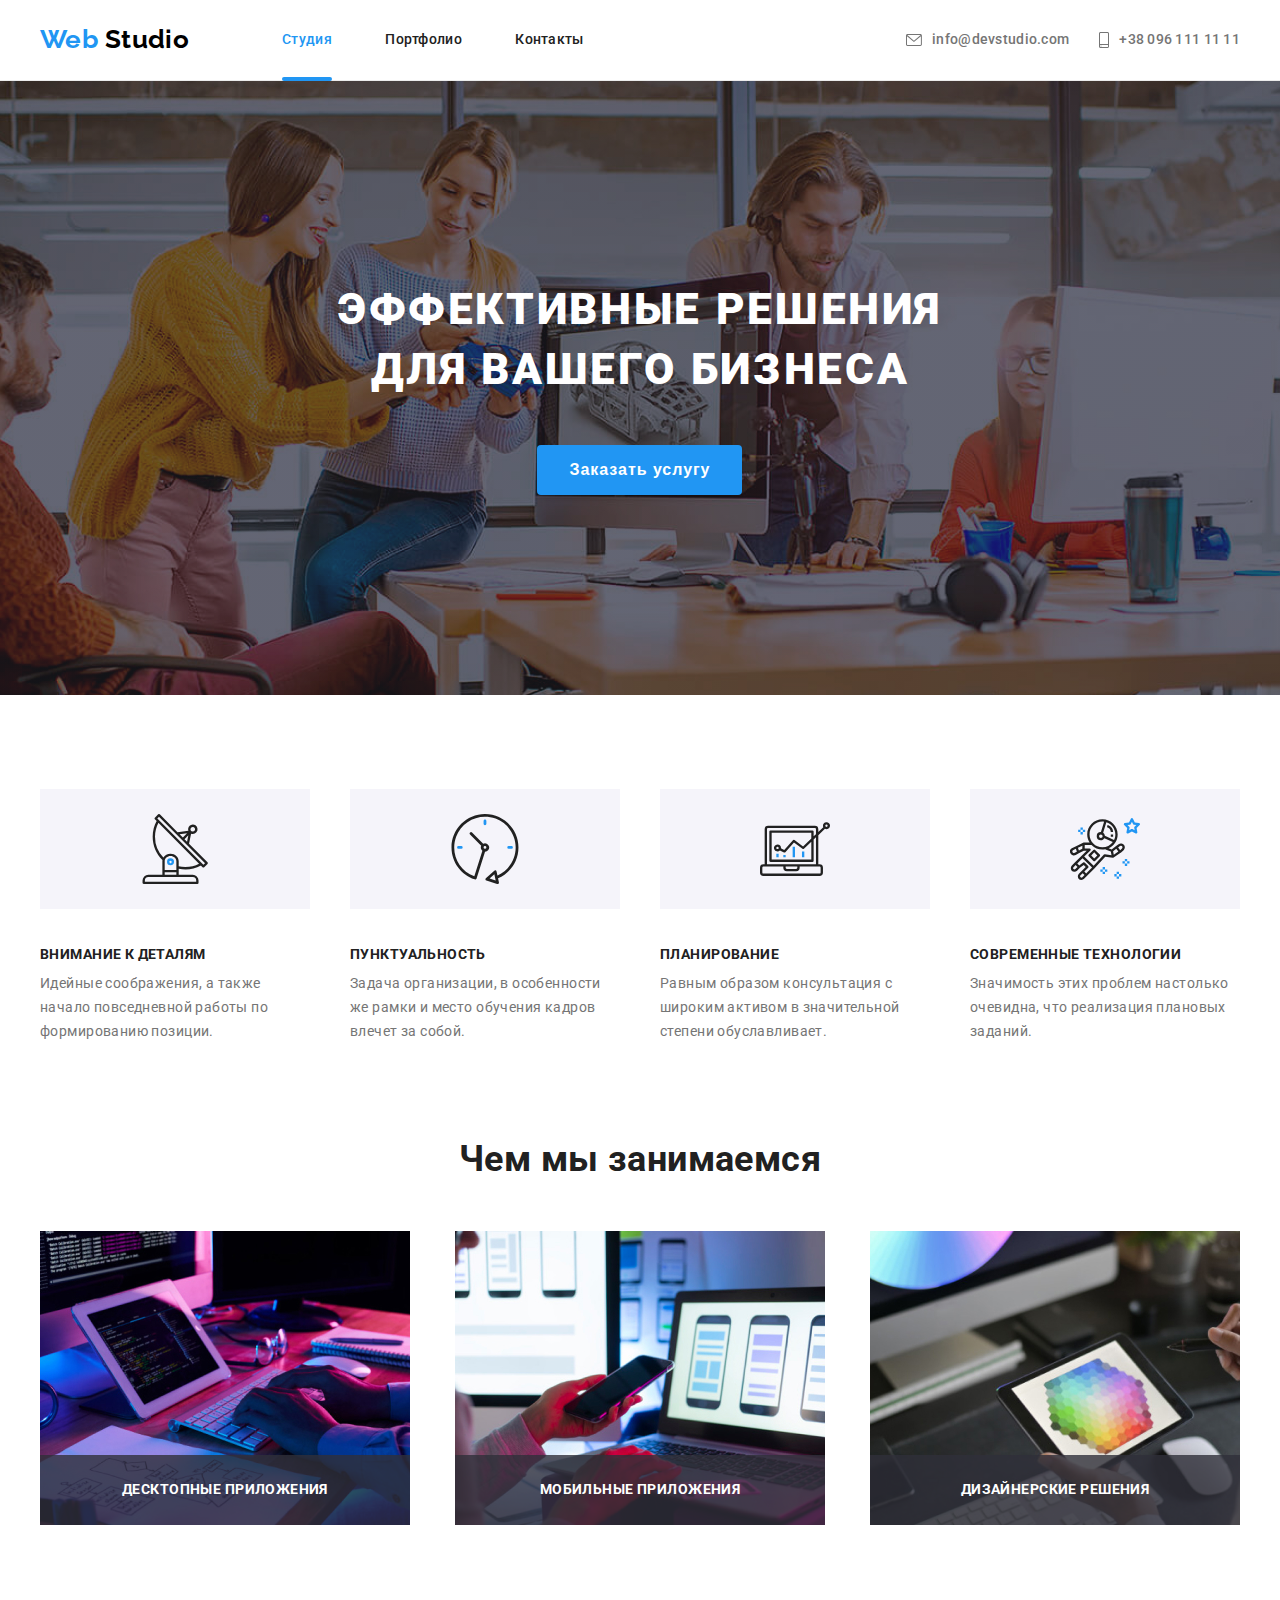
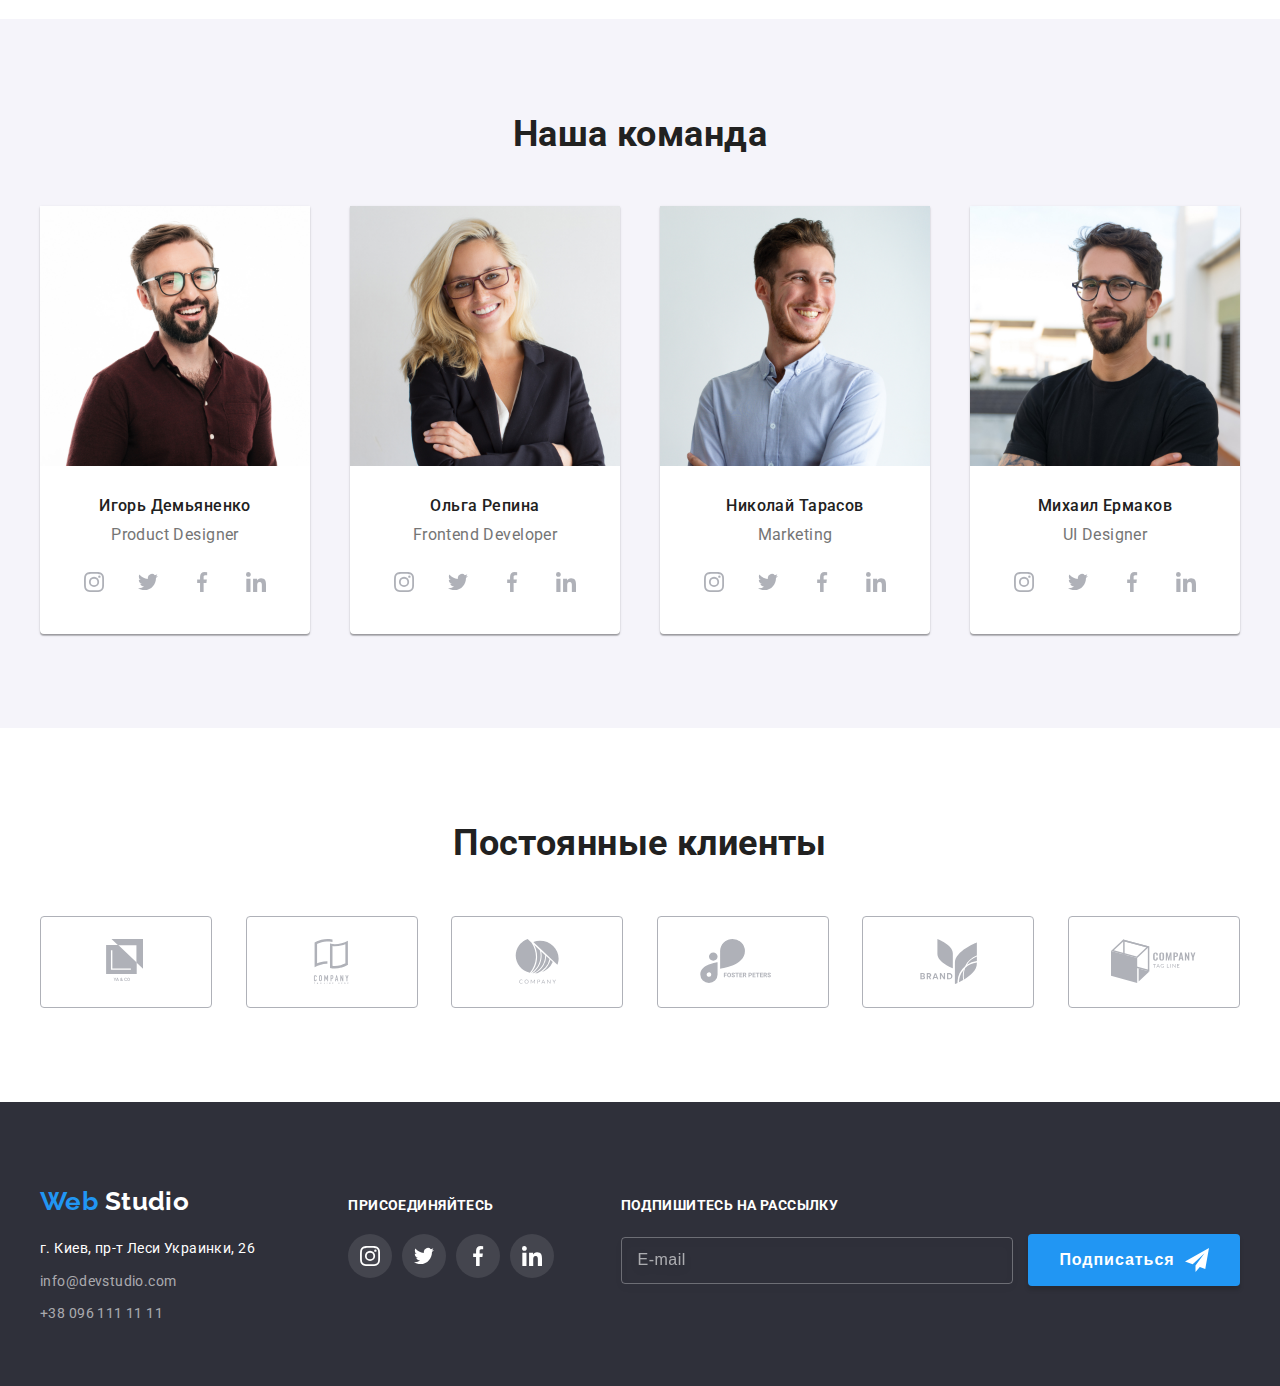
<file: index.html>
<!DOCTYPE html>
<html lang="ru">
<head>
   <meta charset="UTF-8">
   <meta name="viewport" content="width=device-width, initial-scale=1.0">
   <link rel="preconnect" href="https://fonts.gstatic.com">
   <link href="https://fonts.googleapis.com/css2?family=Raleway:wght@700&family=Roboto:wght@400;500;700;900&display=swap"
      rel="stylesheet">
   <link rel="stylesheet" href="https://cdnjs.cloudflare.com/ajax/libs/modern-normalize/1.0.0/modern-normalize.min.css"
      integrity="sha512-ISS7cAi1PEhQ8jnbJpJZMd29NlhNj4AWYyLOSp2CE/CsHxTCu+r+t0D2yoJudVrd0/8fTVPUVDzY5Tvli75u/g=="
      crossorigin="anonymous" />
   <link rel="stylesheet" href="./css/main.min.css">
   <title>WebStudio</title>
</head>

<body>
   
<header class="header">
   <div class="container header__container">
      <nav class="nav">
         <a href="./index.html" lang="en" class="nav__logo">
            Web <span class="nav__logo--black">Studio</span>
         </a>
         <ul class="nav-list">
            <li class="nav-list__item">
               <a class="nav-list__link nav-list__link--current" href="./index.html">Студия</a>
            </li>
            <li class="nav-list__item">
               <a class="nav-list__link" href="./portfolio.html">Портфолио</a>
            </li>
            <li class="nav-list__item">
               <a class="nav-list__link" href="#">Контакты</a>
            </li>
         </ul>
      </nav>
      <ul class="contacts">
         <li class="contacts__item">
            <a href="mailto:info@devstudio.com" lang="en" class="contacts__address">
               <svg class="contacts__icon" width="16" height="12">
                  <use href="./images/symbol-defs.svg#envelope"></use>
               </svg>
               info@devstudio.com</a>
         </li>
         <li class="contacts__item">
            <a href="tel:+380961111111" class="contacts__address">
               <svg class="contacts__icon" width="10" height="16">
                  <use href="./images/symbol-defs.svg#smartphone"></use>
               </svg>
               +38 096 111 11 11</a>
         </li>
      </ul>
   </div>
</header>


   <main>

      <!-- HERO -->
      <section class="hero-section">
         <div class="hero">
            <h1 class="hero__title">Эффективные решения <br/> для вашего бизнеса</h1>
            <button class="hero__button"  data-modal-open>Заказать услугу</button>
         </div>
      </section>

      <!-- Benefits -->
      <section class="benefits-section">
         <div class="container">
            <h2 class="visually-hidden">Преимущества</h2>
            <ul class="benefits-list list">
               <li class="benefits-list__item">
                  <svg class="benefits-list__icon" width="70" height="70">
                     <use href="./images/symbol-defs.svg#icon-Group"></use>
                  </svg>
                  <h3 class="benefits-list__title">Внимание к деталям</h3>
                  <p>Идейные соображения, а также начало повседневной работы по формированию позиции.</p>
               </li>
               <li class="benefits-list__item">
                  <svg class="benefits-list__icon" width="70" height="70">
                     <use href="./images/symbol-defs.svg#clock"></use>
                  </svg>
                  <h3 class="benefits-list__title">Пунктуальность</h3>
                  <p>Задача организации, в особенности же рамки и место обучения кадров влечет за собой.</p>
               </li>
               <li class="benefits-list__item">
                  <svg class="benefits-list__icon" width="70" height="70">
                     <use href="./images/symbol-defs.svg#diagram"></use>
                  </svg>
                  <h3 class="benefits-list__title">Планирование</h3>
                  <p>Равным образом консультация с широким активом в значительной степени обуславливает.</p>
               </li>
               <li class="benefits-list__item">
                  <svg class="benefits-list__icon" width="70" height="70">
                     <use href="./images/symbol-defs.svg#astronaut"></use>
                  </svg>
                  <h3 class="benefits-list__title">Современные технологии</h3>
                  <p>Значимость этих проблем настолько очевидна, что реализация плановых заданий.</p>
               </li> 
            </ul>
         </div>
      </section>

      <!-- About -->
      <section>
         <div class="container">
            <h2 class="section-title">Чем мы занимаемся</h2>
            <ul class="list">
               <li class="about-item">
                  <img src="./images/img3.jpg" alt="Десктопные приложения" width="370px">
                  <h3 class="about-item__spacer">Десктопные приложения</h3>
               </li>
               <li class="about-item">
                  <img src="./images/img1.jpg" alt="Мобильные приложения" width="370px">
                  <h3 class="about-item__spacer">Мобильные приложения</h3>
               </li>
               <li class="about-item">
                  <img src="./images/img2.jpg" alt="Дизайнерские решения" width="370px">
                  <h3 class="about-item__spacer">Дизайнерские решения</h3>
               </li>
            </ul>
         </div>
      </section>

      <!-- Team -->
      <section class="team-section">
         <div class="container">
            <h2 class="section-title team">Наша команда</h2>
            <ul class="list">
               <li class="team__item">
                  <img src="./images/igor.jpg" alt="Игорь Демьяненко" width="270">
                  <h3 class="team__member">Игорь Демьяненко</h3>
                  <p class="team__position">Product Designer</p>
                     <ul class="socials">
                        <li class="socials__item">
                           <a href="" class="socials__link" rel="noopener noreferrer nofollow" target="_blank"
                              aria-label="ссылка на инстаграм">
                              <svg class="socials__icon" width="20" height="20">
                                 <use href="./images/symbol-defs.svg#instagram"></use>
                              </svg>
                           </a>
                        </li>
                        <li class="socials__item">
                           <a href="" class="socials__link" rel="noopener noreferrer nofollow" target="_blank" aria-label="ссылка на твитер">
                              <svg class="socials__icon" width="20" height="20">
                                 <use href="./images/symbol-defs.svg#twitter"></use>
                              </svg>
                           </a>
                        </li>
                        <li class="socials__item">
                           <a href="" class="socials__link" rel="noopener noreferrer nofollow" target="_blank" aria-label="ссылка на фейсбук">
                              <svg class="socials__icon" width="20" height="20">
                                 <use href="./images/symbol-defs.svg#facebook"></use>
                              </svg>
                           </a>
                        </li>
                        <li class="socials__item">
                           <a href="" class="socials__link" rel="noopener noreferrer nofollow" target="_blank" aria-label="ссылка на линкедин">
                              <svg class="socials__icon" width="20" height="20">
                                 <use href="./images/symbol-defs.svg#linkedin"></use>
                              </svg>
                           </a>
                        </li>
                     </ul>
               </li>
               <li class="team__item">
                  <img src="./images/olga.jpg" alt="Ольга Репина" width="270">
                  <h3 class="team__member">Ольга Репина</h3>
                  <p class="team__position">Frontend Developer</p>
                     <ul class="socials">
                        <li class="socials__item">
                           <a href="" class="socials__link" rel="noopener noreferrer nofollow" target="_blank"
                              aria-label="ссылка на инстаграм">
                              <svg class="socials__icon" width="20" height="20">
                                 <use href="./images/symbol-defs.svg#instagram"></use>
                              </svg>
                           </a>
                        </li>
                        <li class="socials__item">
                           <a href="" class="socials__link" rel="noopener noreferrer nofollow" target="_blank" aria-label="ссылка на твитер">
                              <svg class="socials__icon" width="20" height="20">
                                 <use href="./images/symbol-defs.svg#twitter"></use>
                              </svg>
                           </a>
                        </li>
                        <li class="socials__item">
                           <a href="" class="socials__link" rel="noopener noreferrer nofollow" target="_blank" aria-label="ссылка на фейсбук">
                              <svg class="socials__icon" width="20" height="20">
                                 <use href="./images/symbol-defs.svg#facebook"></use>
                              </svg>
                           </a>
                        </li>
                        <li class="socials__item">
                           <a href="" class="socials__link" rel="noopener noreferrer nofollow" target="_blank" aria-label="ссылка на линкедин">
                              <svg class="socials__icon" width="20" height="20">
                                 <use href="./images/symbol-defs.svg#linkedin"></use>
                              </svg>
                           </a>
                        </li>
                     </ul>
               </li>
               <li class="team__item">
                  <img src="./images/nikolai.jpg" alt="Николай Тарасов" width="270">
                  <h3 class="team__member">Николай Тарасов</h3>
                  <p class="team__position">Marketing</p>
                     <ul class="socials">
                        <li class="socials__item">
                           <a href="" class="socials__link" rel="noopener noreferrer nofollow" target="_blank"
                              aria-label="ссылка на инстаграм">
                              <svg class="socials__icon" width="20" height="20">
                                 <use href="./images/symbol-defs.svg#instagram"></use>
                              </svg>
                           </a>
                        </li>
                        <li class="socials__item">
                           <a href="" class="socials__link" rel="noopener noreferrer nofollow" target="_blank" aria-label="ссылка на твитер">
                              <svg class="socials__icon" width="20" height="20">
                                 <use href="./images/symbol-defs.svg#twitter"></use>
                              </svg>
                           </a>
                        </li>
                        <li class="socials__item">
                           <a href="" class="socials__link" rel="noopener noreferrer nofollow" target="_blank" aria-label="ссылка на фейсбук">
                              <svg class="socials__icon" width="20" height="20">
                                 <use href="./images/symbol-defs.svg#facebook"></use>
                              </svg>
                           </a>
                        </li>
                        <li class="socials__item">
                           <a href="" class="socials__link" rel="noopener noreferrer nofollow" target="_blank" aria-label="ссылка на линкедин">
                              <svg class="socials__icon" width="20" height="20">
                                 <use href="./images/symbol-defs.svg#linkedin"></use>
                              </svg>
                           </a>
                        </li>
                     </ul>
               </li>
               <li class="team__item">
                  <img src="./images/mikhail.jpg" alt="Михаил Ермаков" width="270" >
                  <h3 class="team__member">Михаил Ермаков</h3>
                  <p class="team__position">UI Designer</p>
                     <ul class="socials">
                        <li class="socials__item">
                           <a href="" class="socials__link" rel="noopener noreferrer nofollow" target="_blank" aria-label="ссылка на инстаграм">
                              <svg class="socials__icon" width="20" height="20">
                                 <use href="./images/symbol-defs.svg#instagram"></use>
                              </svg>
                           </a>
                        </li>
                        <li class="socials__item">
                           <a href="" class="socials__link" rel="noopener noreferrer nofollow" target="_blank" aria-label="ссылка на твитер">
                              <svg class="socials__icon" width="20" height="20">
                                 <use href="./images/symbol-defs.svg#twitter"></use>
                              </svg>
                           </a>
                        </li>
                        <li class="socials__item">
                           <a href="" class="socials__link" rel="noopener noreferrer nofollow" target="_blank" aria-label="ссылка на фейсбук">
                              <svg class="socials__icon" width="20" height="20">
                                 <use href="./images/symbol-defs.svg#facebook"></use>
                              </svg>
                           </a>
                        </li>
                        <li class="socials__item">
                           <a href="" class="socials__link" rel="noopener noreferrer nofollow" target="_blank" aria-label="ссылка на линкедин">
                              <svg class="socials__icon" width="20" height="20">
                                 <use href="./images/symbol-defs.svg#linkedin"></use>
                              </svg>
                           </a>
                        </li>
                     </ul>
               </li>
            </ul>
         </div>
      </section>

      <!-- Customers -->
      <section class="customers-section">
         <div class="container">
         <h2 class="section-title">Постоянные клиенты</h2>
         <ul class="list">
            <li class="customer">
               <a href="" class="customer__link" rel="noopener noreferrer nofollow" target="_blank">
                  <svg class="customer__icon">
                     <use href="./images/symbol-defs.svg#icon-logo-1"></use>
                  </svg>
               </a>
            </li>
            <li class="customer">
               <a href="" class="customer__link" rel="noopener noreferrer nofollow" target="_blank">
                  <svg class="customer__icon">
                     <use href="./images/symbol-defs.svg#icon-logo-2"></use>
                  </svg>
               </a>
            </li>
            <li class="customer">
               <a href="" class="customer__link" rel="noopener noreferrer nofollow" target="_blank">
                  <svg class="customer__icon">
                     <use href="./images/symbol-defs.svg#icon-logo-3"></use>
                  </svg>
               </a>
            </li>
            <li class="customer">
               <a href="" class="customer__link" rel="noopener noreferrer nofollow" target="_blank">
                  <svg class="customer__icon">
                     <use href="./images/symbol-defs.svg#icon-logo-4"></use>
                  </svg>
               </a>
            </li>
            <li class="customer">
               <a href="" class="customer__link" rel="noopener noreferrer nofollow" target="_blank">
                  <svg class="customer__icon">
                     <use href="./images/symbol-defs.svg#icon-logo-5"></use>
                  </svg>
               </a>
            </li>
            <li class="customer">
               <a href="" class="customer__link" rel="noopener noreferrer nofollow" target="_blank">
                  <svg class="customer__icon">
                     <use href="./images/symbol-defs.svg#icon-logo-6"></use>
                  </svg>
               </a>
            </li>
         </ul>
         </div>
      </section>
   </main>

   <footer class="footer">
      <div class="container footer__container">
         <div class="footer__nav">
            <a href="./index.html" lang="en" class="nav__logo footer__logo">
               Web <span class="nav__logo--white">Studio</span>
            </a>
            <address>
               <a href="https://goo.gl/maps/XunsSKk1b45eY6qv8" class="address__map" rel="noopener noreferrer nofollow"
                  target="_blank">г. Киев, пр-т Леси Украинки, 26</a>
               <a href="mailto:info@devstudio.com" lang="en" class="address__mail">info@devstudio.com</a>
               <a href="tel:+380961111111" class="address__tel">+38 096 111 11 11</a>
            </address>
         </div>
         <div class="join">
            <h2 class="footer__title">Присоединяйтесь</h2>
            <ul class="socials footer__socials">
               <li class="socials__item">
                  <a href="" class="socials__link footer__social-link" rel="noopener noreferrer nofollow" target="_blank"
                     aria-label="ссылка на инстаграм">
                     <svg class="socials__icon footer__social-icon" width="20" height="20">
                        <use href="./images/symbol-defs.svg#instagram"></use>
                     </svg>
                  </a>
               </li>
               <li class="socials__item">
                  <a href="" class="socials__link footer__social-link" rel="noopener noreferrer nofollow" target="_blank"
                     aria-label="ссылка на твитер">
                     <svg class="socials__icon footer__social-icon" width="20" height="20">
                        <use href="./images/symbol-defs.svg#twitter"></use>
                     </svg>
                  </a>
               </li>
               <li class="socials__item">
                  <a href="" class="socials__link footer__social-link" rel="noopener noreferrer nofollow" target="_blank"
                     aria-label="ссылка на фейсбук">
                     <svg class="socials__icon footer__social-icon" width="20" height="20">
                        <use href="./images/symbol-defs.svg#facebook"></use>
                     </svg>
                  </a>
               </li>
               <li class="socials__item">
                  <a href="" class="socials__link footer__social-link" rel="noopener noreferrer nofollow" target="_blank"
                     aria-label="ссылка на линкедин">
                     <svg class="socials__icon footer__social-icon" width="20" height="20">
                        <use href="./images/symbol-defs.svg#linkedin"></use>
                     </svg>
                  </a>
               </li>
            </ul>
         </div>
         <div class="subscribtion">
            <h2 class="footer__title">Подпишитесь на рассылку</h2>
            <div class="subscribtion__form">
               <input class="subscribtion__input" type="email" name="mail" id="mail" placeholder="E-mail" />
               <button type="submit" class="subscribtion__button">
                  Подписаться
                  <svg class="subscribtion__button--icon" width="24" height="24">
                     <use href="./images/symbol-defs.svg#send"></use>
                  </svg>
               </button>
            </div>
         </div>
      </div>
   </footer>
   
   <!-- Modal -->
   <div class="backdrop is-hidden" data-modal>
      <div class="modal">
         <button class="button-close" data-modal-close>
            <svg width="18" height="18">
               <use class="button-close__icon" href="./images/symbol-defs.svg#close"></use>
            </svg>
         </button>
         <div class="modal__content">
         <h2 class="modal__title">Оставьте свои данные, мы вам перезвоним</h2>
         <form class="form" action="">
            <div class="form__field">
               <label class="form__label" for="name">Имя</label>
               <input class="form__input" type="text" name="name" id="name">
               <svg class="form__icon" width="12" height="12">
                  <use href="./images/symbol-defs.svg#name"></use>
               </svg>
            </div>
            <div class="form__field">
               <label class="form__label" for="tel">Телефон</label>
               <input class="form__input" type="tel" name="tel" id="tel">
               <svg class="form__icon" width="13" height="13">
                  <use href="./images/symbol-defs.svg#telephone"></use>
               </svg>
            </div>
            <div class="form__field">
               <label class="form__label" for="mail">Почта</label>
               <input class="form__input" type="email" name="mail" id="email">
               <svg class="form__icon" width="15" height="12">
                  <use href="./images/symbol-defs.svg#email"></use>
               </svg>
            </div>
            <div class="form__field">
               <label class="form__label" for="comment">Комментарий</label>
               <textarea class="form__comment" name="comment" id="comment" rows="8" placeholder="Введите текст"></textarea>
            </div>
            <div class="policy">
            <label class="policy__label" for="policy">
            <input class="policy__checkbox" type="checkbox" name="policy" id="policy">
            <svg class="policy__icon" width="12" height="12">
               <use href="./images/symbol-defs.svg#check"></use>
            </svg>
            Соглашаюсь с рассылкой и принимаю 
            <a href="#" class="policy__link">Условия договора</a>
            </label>
            </div>
         </form>
         </div>
      <button type="submit" class="modal__button">Отправить</button>
      </div>
   </div>

   <script src="./js/modal.js"></script>
</body>
</html>
</file>
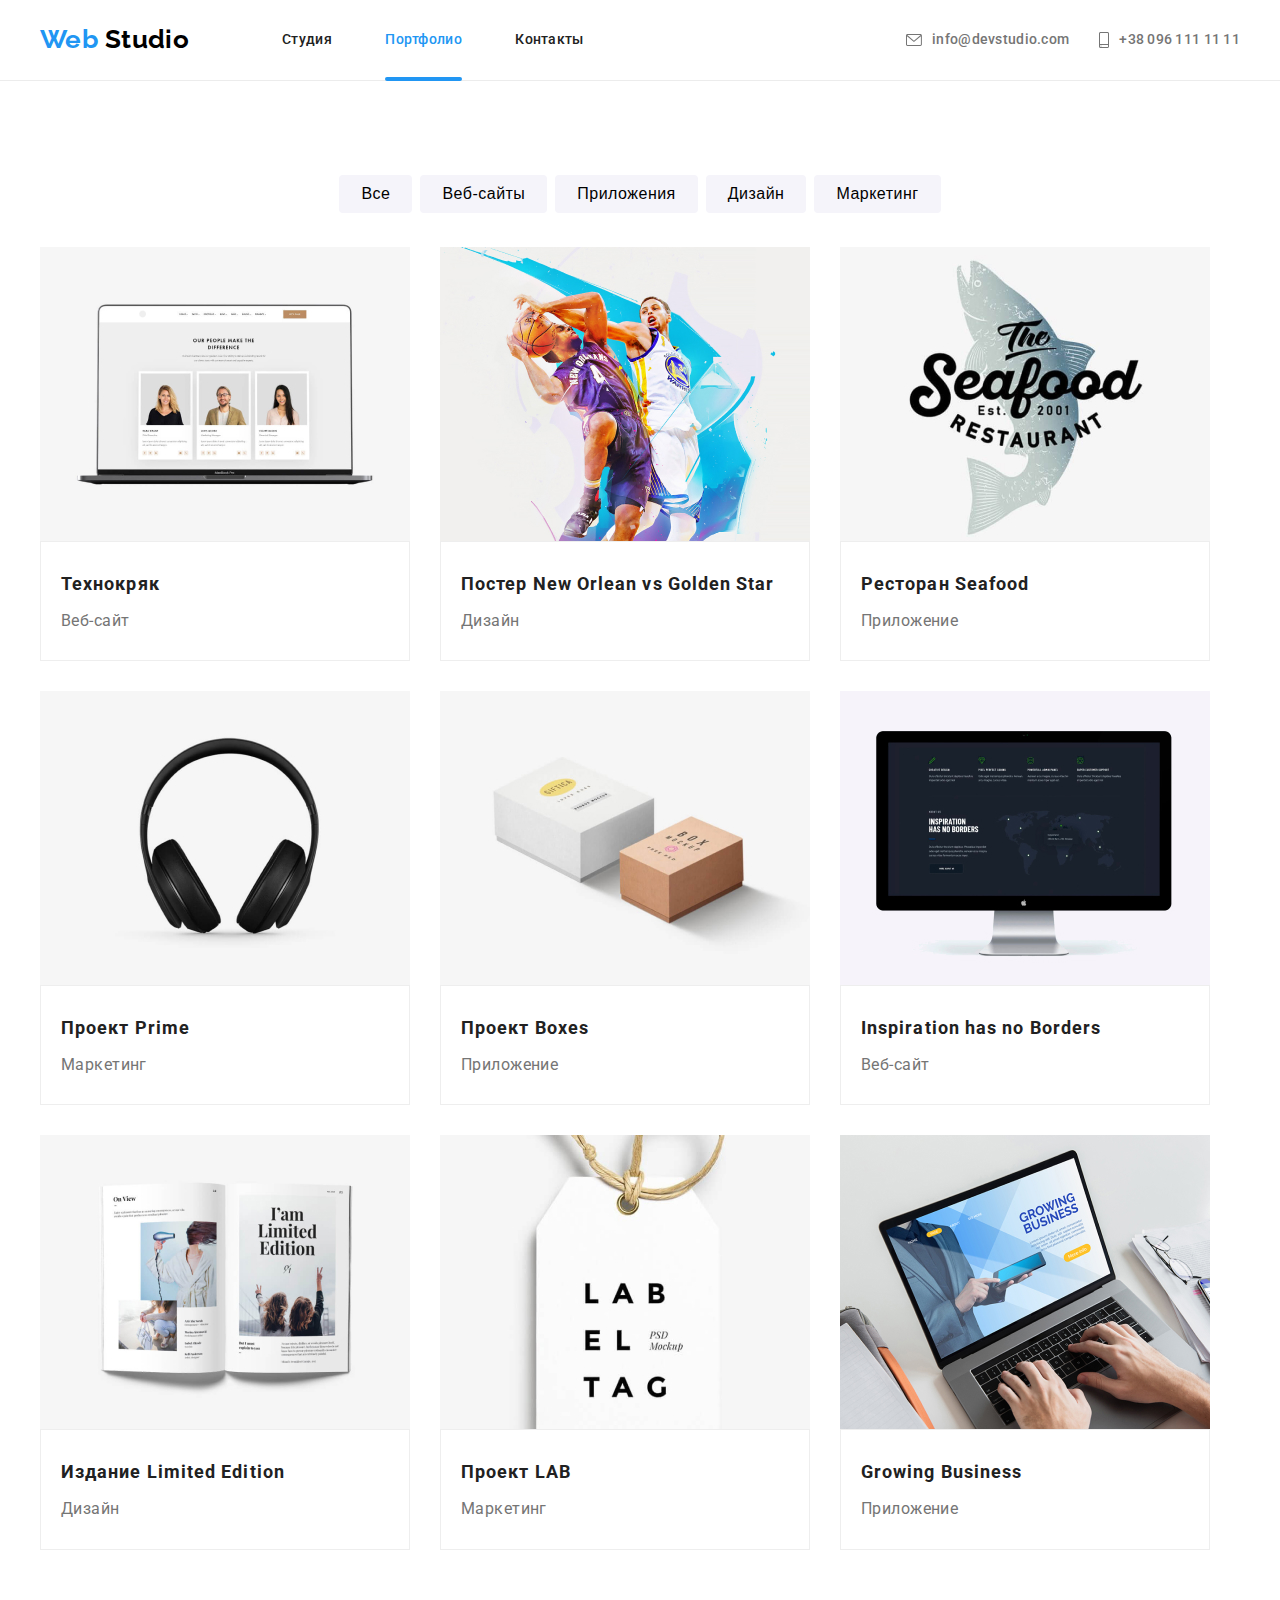
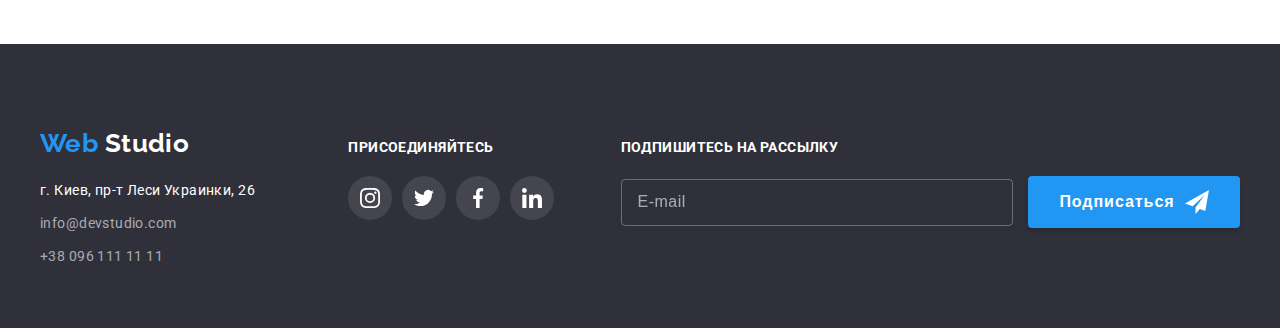
<file: portfolio.html>
<!DOCTYPE html>
<html lang="ru">

<head>
   <meta charset="UTF-8">
   <meta name="viewport" content="width=device-width, initial-scale=1.0">
   <link rel="preconnect" href="https://fonts.gstatic.com">
   <link href="https://fonts.googleapis.com/css2?family=Raleway:wght@700&family=Roboto:wght@400;500;700;900&display=swap"
      rel="stylesheet">
   <link rel="stylesheet" href="https://cdnjs.cloudflare.com/ajax/libs/modern-normalize/1.0.0/modern-normalize.min.css"
      integrity="sha512-ISS7cAi1PEhQ8jnbJpJZMd29NlhNj4AWYyLOSp2CE/CsHxTCu+r+t0D2yoJudVrd0/8fTVPUVDzY5Tvli75u/g=="
      crossorigin="anonymous" />
   <link rel="stylesheet" href="./css/main.min.css">
   <title>WebStudio</title>
</head>

<body>

   <header class="header">
      <div class="container header__container">
         <nav class="nav">
            <a href="./index.html" lang="en" class="nav__logo">
               Web <span class="nav__logo--black">Studio</span>
            </a>
            <ul class="nav-list">
               <li class="nav-list__item">
                  <a class="nav-list__link" href="./index.html">Студия</a>
               </li>
               <li class="nav-list__item">
                  <a class="nav-list__link nav-list__link--current" href="./portfolio.html">Портфолио</a>
               </li>
               <li class="nav-list__item">
                  <a class="nav-list__link" href="#">Контакты</a>
               </li>
            </ul>
         </nav>
         <ul class="contacts">
            <li class="contacts__item">
               <a href="mailto:info@devstudio.com" lang="en" class="contacts__address">
                  <svg class="contacts__icon" width="16" height="12">
                     <use href="./images/symbol-defs.svg#envelope"></use>
                  </svg>
                  info@devstudio.com</a>
            </li>
            <li class="contacts__item">
               <a href="tel:+380961111111" class="contacts__address">
                  <svg class="contacts__icon" width="10" height="16">
                     <use href="./images/symbol-defs.svg#smartphone"></use>
                  </svg>
                  +38 096 111 11 11</a>
            </li>
         </ul>
      </div>
   </header>

   <main>
      <section>
         <div class="container">
            <h1 class="visually-hidden">Buttons</h1>
            <ul class="buttons list">
               <li><button type="button" class="buttons__btn">Все</button></li>
               <li><button type="button" class="buttons__btn">Веб-сайты</button></li>
               <li><button type="button" class="buttons__btn">Приложения</button></li>
               <li><button type="button" class="buttons__btn">Дизайн</button></li>
               <li><button type="button" class="buttons__btn">Маркетинг</button></li>
            </ul>
         

           <!-- Portfolio list -->
         
            <ul class="card-set">
               <li class="card-set__item">
                  <article class="card">
                     <div class="card__tumb">
                        <img class="card__img" src="./images/website.jpg" alt="Технокряк">
                        <p class="card__description">
                           Технокряк это современная площадка распространения коронавируса. Компании используют эту платформу для цифрового
                           шпионажа и атак на защищённые сервера конкурентов.
                        </p>
                     </div>
                     <div class="card__content">
                        <h2 class="card__title">Технокряк</h2>
                        <p class="card__text">Веб-сайт</p>
                     </div>
                  </article>
               </li>
               <li class="card-set__item">
                  <article class="card">
                     <div class="card__tumb">
                        <img class="card__img" src="./images/poster.jpg" alt="Постер New Orlean vs Golden Star">
                        <p class="card__description">
                           Технокряк это современная площадка распространения коронавируса. Компании используют эту платформу для цифрового
                           шпионажа и атак на защищённые сервера конкурентов.
                        </p>
                     </div>
                  <div class="card__content">
                     <h2 class="card__title">Постер New Orlean vs Golden Star</h2>
                     <p class="card__text">Дизайн</p>
                  </div>
                  </article>
               </li>
               <li class="card-set__item">
                  <article class="card">
                     <div class="card__tumb">
                        <img class="card__img" src="./images/seafood.jpg" alt="Ресторан Seafood">
                        <p class="card__description">
                           Технокряк это современная площадка распространения коронавируса. Компании используют эту платформу для цифрового
                           шпионажа и атак на защищённые сервера конкурентов.
                        </p>
                     </div>
                  <div class="card__content">
                     <h2 class="card__title">Ресторан Seafood</h2>
                     <p class="card__text">Приложение</p>
                  </div>
                  </article>
               </li>
               <li class="card-set__item">
                  <article class="card">
                     <div class="card__tumb">
                        <img class="card__img" src="./images/prime.jpg" alt="Проект Prime">
                        <p class="card__description">
                           Технокряк это современная площадка распространения коронавируса. Компании используют эту платформу для цифрового
                           шпионажа и атак на защищённые сервера конкурентов.
                        </p>
                     </div>
                  <div class="card__content">
                     <h2 class="card__title">Проект Prime</h2>
                     <p class="card__text">Маркетинг</p>
                  </div>
                  </article>
               </li>
               <li class="card-set__item">
                  <article class="card">
                     <div class="card__tumb">
                        <img class="card__img" src="./images/boxes.jpg" alt="Проект Boxes">
                        <p class="card__description">
                           Технокряк это современная площадка распространения коронавируса. Компании используют эту платформу для цифрового
                           шпионажа и атак на защищённые сервера конкурентов.
                        </p>
                     </div>
                  <div class="card__content">
                     <h2 class="card__title">Проект Boxes</h2>
                     <p class="card__text">Приложение</p>
                  </div>
                  </article>
               </li>
               <li class="card-set__item">
                  <article class="card">
                     <div class="card__tumb">
                        <img class="card__img" src="./images/inspirations.jpg" alt="Inspiration has no Borders">
                        <p class="card__description">
                           Технокряк это современная площадка распространения коронавируса. Компании используют эту платформу для цифрового
                           шпионажа и атак на защищённые сервера конкурентов.
                        </p>
                     </div>
                     <div class="card__content">
                     <h2 class="card__title">Inspiration has no Borders</h2>
                  <p class="card__text">Веб-сайт</p>
                  </div>
                  </article>
               </li>
               <li class="card-set__item">
                  <article class="card">
                     <div class="card__tumb">
                        <img class="card__img" src="./images/limited.jpg" alt="Издание Limited Edition">
                        <p class="card__description">
                           Технокряк это современная площадка распространения коронавируса. Компании используют эту платформу для цифрового
                           шпионажа и атак на защищённые сервера конкурентов.
                        </p>
                     </div>
                     <div class="card__content">
                     <h2 class="card__title">Издание Limited Edition</h2>
                  <p class="card__text">Дизайн</p>
                  </div>
                  </article>
               </li>
               <li class="card-set__item">
                  <article class="card">
                     <div class="card__tumb">
                        <img class="card__img" src="./images/lab.jpg" alt="Проект LAB">
                        <p class="card__description">
                           Технокряк это современная площадка распространения коронавируса. Компании используют эту платформу для цифрового
                           шпионажа и атак на защищённые сервера конкурентов.
                        </p>
                     </div>
                     <div class="card__content">
                     <h2 class="card__title">Проект LAB</h2>
                  <p class="card__text">Маркетинг</p>
                  </div>
                  </article>
               </li>
               <li class="card-set__item">
                  <article class="card">
                     <div class="card__tumb">
                        <img class="card__img" src="./images/business.jpg" alt="Growing Business">
                        <p class="card__description">
                           Технокряк это современная площадка распространения коронавируса. Компании используют эту платформу для цифрового
                           шпионажа и атак на защищённые сервера конкурентов.
                        </p>
                     </div>
                  <div class="card__content">
                     <h2 class="card__title">Growing Business</h2>
                     <p class="card__text">Приложение</p>
                  </div>
                  </article>
               </li>
            </ul>
         </div>
      </section>
   </main>

   <footer class="footer">
      <div class="container footer__container">
         <div class="footer__nav">
            <a href="./index.html" lang="en" class="nav__logo footer__logo">
               Web <span class="nav__logo--white">Studio</span>
            </a>
            <address>
               <a href="https://goo.gl/maps/XunsSKk1b45eY6qv8" class="address__map" rel="noopener noreferrer nofollow"
                  target="_blank">г. Киев, пр-т Леси Украинки, 26</a>
               <a href="mailto:info@devstudio.com" lang="en" class="address__mail">info@devstudio.com</a>
               <a href="tel:+380961111111" class="address__tel">+38 096 111 11 11</a>
            </address>
         </div>
         <div class="join">
            <h2 class="footer__title">Присоединяйтесь</h2>
            <ul class="socials footer__socials">
               <li class="socials__item">
                  <a href="" class="socials__link footer__social-link" rel="noopener noreferrer nofollow" target="_blank"
                     aria-label="ссылка на инстаграм">
                     <svg class="socials__icon footer__social-icon" width="20" height="20">
                        <use href="./images/symbol-defs.svg#instagram"></use>
                     </svg>
                  </a>
               </li>
               <li class="socials__item">
                  <a href="" class="socials__link footer__social-link" rel="noopener noreferrer nofollow" target="_blank"
                     aria-label="ссылка на твитер">
                     <svg class="socials__icon footer__social-icon" width="20" height="20">
                        <use href="./images/symbol-defs.svg#twitter"></use>
                     </svg>
                  </a>
               </li>
               <li class="socials__item">
                  <a href="" class="socials__link footer__social-link" rel="noopener noreferrer nofollow" target="_blank"
                     aria-label="ссылка на фейсбук">
                     <svg class="socials__icon footer__social-icon" width="20" height="20">
                        <use href="./images/symbol-defs.svg#facebook"></use>
                     </svg>
                  </a>
               </li>
               <li class="socials__item">
                  <a href="" class="socials__link footer__social-link" rel="noopener noreferrer nofollow" target="_blank"
                     aria-label="ссылка на линкедин">
                     <svg class="socials__icon footer__social-icon" width="20" height="20">
                        <use href="./images/symbol-defs.svg#linkedin"></use>
                     </svg>
                  </a>
               </li>
            </ul>
         </div>
         <div class="subscribtion">
            <h2 class="footer__title">Подпишитесь на рассылку</h2>
            <div class="subscribtion__form">
               <input class="subscribtion__input" type="email" name="mail" id="mail" placeholder="E-mail" />
               <button type="submit" class="subscribtion__button">
                  Подписаться
                  <svg class="subscribtion__button--icon" width="24" height="24">
                     <use href="./images/symbol-defs.svg#send"></use>
                  </svg>
               </button>
            </div>
         </div>
      </div>
   </footer>


</body>

</html>
</file>
<file: css/main.min.css>
*,*::before,*::after{-webkit-box-sizing:inherit;box-sizing:inherit}ul{margin:0;padding:0;list-style:none}a{text-decoration:none;font-style:normal}h1,h2,h3,h4,h5,h6,p{margin:0}img{display:block;max-width:100%;height:auto}body{font-family:'Roboto', sans-serif;font-weight:400;font-size:14px;line-height:1.7;letter-spacing:0.03em;background-color:#fff;color:#757575;margin:0px}.container{margin:0 auto;padding:0 15px;max-width:1200px}section{padding-bottom:94px}.visually-hidden{position:absolute;width:1px;height:1px;margin:-1px;border:0;padding:0;white-space:nowrap;-webkit-clip-path:inset(100%);clip-path:inset(100%);clip:rect(0 0 0 0);overflow:hidden}.list{display:-webkit-box;display:-ms-flexbox;display:flex;-webkit-box-pack:justify;-ms-flex-pack:justify;justify-content:space-between;-webkit-box-align:center;-ms-flex-align:center;align-items:center;margin-top:0;margin-bottom:0;padding:0 0}.nav__logo{display:block;font-family:'Raleway', sans-serif;font-weight:700;font-size:26px;line-height:1.2;color:#2196f3;margin:24px 93px 24px 0}.nav__logo--black{color:#000}.header{border-bottom:1px solid #ececec}.header__container{display:-webkit-box;display:-ms-flexbox;display:flex;-webkit-box-align:center;-ms-flex-align:center;align-items:center;min-height:80px}.nav{display:-webkit-box;display:-ms-flexbox;display:flex;-webkit-box-align:center;-ms-flex-align:center;align-items:center;padding:0;margin:0}.nav-list__item{display:-webkit-inline-box;display:-ms-inline-flexbox;display:inline-flex;-webkit-box-align:center;-ms-flex-align:center;align-items:center;position:relative}.nav-list__item:not(:last-child){margin-right:50px}.nav-list{margin:0;padding:0}.nav-list__link{padding-top:32px;padding-bottom:32px;font-weight:500;line-height:1.1;letter-spacing:0.02em;color:#212121;-webkit-transition:color 250ms cubic-bezier(0.4, 0, 0.2, 1);transition:color 250ms cubic-bezier(0.4, 0, 0.2, 1)}.nav-list__link:hover,.nav-list__link:focus{color:#2196f3}.nav-list__link--current{color:#2196f3}.nav-list__link--current::after{content:'';width:100%;height:4px;position:absolute;bottom:-1px;display:block;background-color:#2196f3;border-radius:2px}.contacts{display:-webkit-box;display:-ms-flexbox;display:flex;-webkit-box-align:center;-ms-flex-align:center;align-items:center;margin-left:auto;margin-right:0}.contacts__address{display:-webkit-box;display:-ms-flexbox;display:flex;-webkit-box-align:center;-ms-flex-align:center;align-items:center;font-weight:500;font-size:14px;line-height:1.1;letter-spacing:0.02em;color:#757575;-webkit-transition:color 250ms cubic-bezier(0.4, 0, 0.2, 1);transition:color 250ms cubic-bezier(0.4, 0, 0.2, 1)}.contacts__address:hover,.contacts__address:focus,.contacts__address:active{color:#2196f3}.contacts__icon{margin-right:10px;fill:#757575;-webkit-transition:fill 250ms cubic-bezier(0.4, 0, 0.2, 1);transition:fill 250ms cubic-bezier(0.4, 0, 0.2, 1)}.contacts__address:hover .contacts__icon,.contacts__address:focus .contacts__icon,.contacts__address:active .contacts__icon{fill:#2196f3}.contacts__item:nth-child(2){margin-left:30px}.hero-section{display:-webkit-box;display:-ms-flexbox;display:flex;-webkit-box-pack:center;-ms-flex-pack:center;justify-content:center;text-align:center;max-width:1600px;max-height:600px;background-color:#2f303a;font-size:44px;line-height:1.4;letter-spacing:0.06em;padding-top:199px;padding-bottom:200px;margin:0 auto;background-image:-webkit-gradient(linear, left top, left bottom, from(rgba(47,48,58,0.4)), to(rgba(47,48,58,0.4))),url(../images/hero-bg.jpg);background-image:linear-gradient(rgba(47,48,58,0.4), rgba(47,48,58,0.4)),url(../images/hero-bg.jpg);background-repeat:no-repeat;background-size:cover;background-position:center}.hero{margin:0;padding:0}.hero__title{padding-bottom:30px;font-weight:900;font-size:44px;line-height:1.36;letter-spacing:0.06em;color:#fff;text-transform:uppercase}.hero__button{background-color:#2196f3;color:#fff;-webkit-box-shadow:0px 4px 4px rgba(0,0,0,0.15);box-shadow:0px 4px 4px rgba(0,0,0,0.15);font-weight:700;font-size:16px;line-height:1.9;letter-spacing:0.06em;cursor:pointer;border:none;border-radius:4px;padding:10px 32px;-webkit-transition:background-color 250ms cubic-bezier(0.4, 0, 0.2, 1);transition:background-color 250ms cubic-bezier(0.4, 0, 0.2, 1)}.hero__button:hover,.hero__button:focus,.hero__button:active{background-color:#188ce8}.benefits-section{padding-top:94px}.benefits-list__title{padding-top:30px;padding-bottom:10px;font-size:14px;line-height:1.1;text-transform:uppercase;color:#212121}.benefits-list__item{width:270px}.benefits-list__icon{padding:25px 100px;background-color:#f5f4fa}.section-title{margin:0;padding-bottom:50px;display:-webkit-box;display:-ms-flexbox;display:flex;-webkit-box-pack:center;-ms-flex-pack:center;justify-content:center;font-size:36px;line-height:1.2;color:#212121}.about-item{position:relative}.about-item__spacer{position:absolute;display:-webkit-box;display:-ms-flexbox;display:flex;-webkit-box-pack:center;-ms-flex-pack:center;justify-content:center;-webkit-box-align:center;-ms-flex-align:center;align-items:center;width:100%;height:70px;bottom:0;background:rgba(47,48,58,0.8);color:#fff;font-weight:700;font-size:14px;line-height:1.14;letter-spacing:0.03em;text-transform:uppercase}.team-section{background-color:#f5f4fa}.team{padding-top:94px}.team-list{display:-webkit-box;display:-ms-flexbox;display:flex;-webkit-box-pack:justify;-ms-flex-pack:justify;justify-content:space-between;-webkit-box-align:center;-ms-flex-align:center;align-items:center}.team__item{background-color:#fff;-webkit-box-shadow:0px 1px 3px rgba(0,0,0,0.12),0px 1px 1px rgba(0,0,0,0.14),0px 2px 1px rgba(0,0,0,0.2);box-shadow:0px 1px 3px rgba(0,0,0,0.12),0px 1px 1px rgba(0,0,0,0.14),0px 2px 1px rgba(0,0,0,0.2);border-radius:0px 0px 4px 4px}.team__member{margin-top:30px;margin-bottom:10px;text-align:center;font-weight:500;font-size:16px;line-height:1.2;color:#212121}.team__position{padding-bottom:16px;text-align:center;font-size:16px;line-height:1.2;color:#757575}.customers-section{padding-top:94px}.customer__link{display:-webkit-box;display:-ms-flexbox;display:flex;-webkit-box-pack:center;-ms-flex-pack:center;justify-content:center;-webkit-box-align:center;-ms-flex-align:center;align-items:center;padding:0;width:170px;height:90px;border:1px solid #afb1b8;border-radius:4px;color:#afb1b8;-webkit-transition:border-color 250ms cubic-bezier(0.4, 0, 0.2, 1);transition:border-color 250ms cubic-bezier(0.4, 0, 0.2, 1)}.customer__link:hover,.customer__link:focus,.customer__link:active{border-color:#2196f3}.customer__icon{width:50%;height:50%;fill:currentColor;-webkit-transition:fill 250ms cubic-bezier(0.4, 0, 0.2, 1);transition:fill 250ms cubic-bezier(0.4, 0, 0.2, 1)}.customer__link:hover .customer__icon,.customer__link:focus .customer__icon,.customer__link:active .customer__icon{fill:#2196f3;cursor:pointer}.buttons{display:-webkit-box;display:-ms-flexbox;display:flex;-webkit-box-align:center;-ms-flex-align:center;align-items:center;-webkit-box-pack:center;-ms-flex-pack:center;justify-content:center;margin:0 0;padding-top:94px;padding-bottom:34px}.buttons__btn{display:-webkit-inline-box;display:-ms-inline-flexbox;display:inline-flex;background-color:#f5f4fa;font-weight:500;font-size:16px;line-height:1.6;letter-spacing:0.03em;border:none;border-radius:4px;padding:6px 22px;margin:0 4px;cursor:pointer;-webkit-transition:color 250ms cubic-bezier(0.4, 0, 0.2, 1),background-color 250ms cubic-bezier(0.4, 0, 0.2, 1),-webkit-box-shadow 250ms cubic-bezier(0.4, 0, 0.2, 1);transition:color 250ms cubic-bezier(0.4, 0, 0.2, 1),background-color 250ms cubic-bezier(0.4, 0, 0.2, 1),-webkit-box-shadow 250ms cubic-bezier(0.4, 0, 0.2, 1);transition:box-shadow 250ms cubic-bezier(0.4, 0, 0.2, 1),color 250ms cubic-bezier(0.4, 0, 0.2, 1),background-color 250ms cubic-bezier(0.4, 0, 0.2, 1);transition:box-shadow 250ms cubic-bezier(0.4, 0, 0.2, 1),color 250ms cubic-bezier(0.4, 0, 0.2, 1),background-color 250ms cubic-bezier(0.4, 0, 0.2, 1),-webkit-box-shadow 250ms cubic-bezier(0.4, 0, 0.2, 1)}.buttons__btn:hover,.buttons__btn:focus,.buttons__btn:active{background-color:#2196f3;color:#fff;-webkit-box-shadow:0px 3px 1px rgba(0,0,0,0.1),0px 1px 2px rgba(0,0,0,0.08),0px 2px 2px rgba(0,0,0,0.12);box-shadow:0px 3px 1px rgba(0,0,0,0.1),0px 1px 2px rgba(0,0,0,0.08),0px 2px 2px rgba(0,0,0,0.12)}.card-set{display:-webkit-box;display:-ms-flexbox;display:flex;-ms-flex-wrap:wrap;flex-wrap:wrap;margin-left:-30px;margin-top:-30px}.card-set__item{-ms-flex-preferred-size:calc(100% / 3 - $card-set-gap);flex-basis:calc(100% / 3 - $card-set-gap);margin-left:30px;margin-top:30px;-webkit-transition:-webkit-box-shadow 250ms cubic-bezier(0.4, 0, 0.2, 1);transition:-webkit-box-shadow 250ms cubic-bezier(0.4, 0, 0.2, 1);transition:box-shadow 250ms cubic-bezier(0.4, 0, 0.2, 1);transition:box-shadow 250ms cubic-bezier(0.4, 0, 0.2, 1), -webkit-box-shadow 250ms cubic-bezier(0.4, 0, 0.2, 1)}.card-set__item:hover,.card-set__item:focus,.card-set__item:active{cursor:pointer;-webkit-box-shadow:0px 1px 1px rgba(0,0,0,0.12),0px 4px 4px rgba(0,0,0,0.06),1px 4px 6px rgba(0,0,0,0.16);box-shadow:0px 1px 1px rgba(0,0,0,0.12),0px 4px 4px rgba(0,0,0,0.06),1px 4px 6px rgba(0,0,0,0.16)}.card__tumb{height:294px;position:relative;overflow:hidden}.card__img{width:100%;height:100%;-o-object-fit:cover;object-fit:cover}.card__content{padding:24px 20px;border:1px solid #eeeeee}.card__title{font-weight:700;font-size:18px;letter-spacing:0.06em;line-height:2;color:#212121;padding-bottom:4px}.card__text{font-size:16px;line-height:1.9}.card__description{display:inline-block;-webkit-box-sizing:border-box;box-sizing:border-box;content:'';opacity:0;position:absolute;top:0;left:0;width:100%;height:100%;padding:63px 24px 63px 24px;text-align:left;font-weight:400;font-size:18px;line-height:1.56;color:#fff;background-color:rgba(33,150,243,0.9);-webkit-transform:translateY(100%);transform:translateY(100%);-webkit-transition:opacity 250ms cubic-bezier(0.4, 0, 0.2, 1),-webkit-transform 250ms cubic-bezier(0.4, 0, 0.2, 1);transition:opacity 250ms cubic-bezier(0.4, 0, 0.2, 1),-webkit-transform 250ms cubic-bezier(0.4, 0, 0.2, 1);transition:transform 250ms cubic-bezier(0.4, 0, 0.2, 1),opacity 250ms cubic-bezier(0.4, 0, 0.2, 1);transition:transform 250ms cubic-bezier(0.4, 0, 0.2, 1),opacity 250ms cubic-bezier(0.4, 0, 0.2, 1),-webkit-transform 250ms cubic-bezier(0.4, 0, 0.2, 1)}.card:hover .card__description{-webkit-transform:translateY(0);transform:translateY(0);opacity:1}.socials{display:-webkit-box;display:-ms-flexbox;display:flex;-webkit-box-pack:justify;-ms-flex-pack:justify;justify-content:space-between;width:206px;height:44px;padding:0 32px 30px 32px}.socials__item{display:-webkit-box;display:-ms-flexbox;display:flex;-webkit-box-pack:center;-ms-flex-pack:center;justify-content:center;-webkit-box-align:center;-ms-flex-align:center;align-items:center;list-style:none}.socials__link{display:-webkit-box;display:-ms-flexbox;display:flex;-webkit-box-pack:center;-ms-flex-pack:center;justify-content:center;-webkit-box-align:center;-ms-flex-align:center;align-items:center;padding:0;width:44px;height:44px;border:none;border-radius:50%;background-color:inherit;-webkit-transition:background-color 250ms cubic-bezier(0.4, 0, 0.2, 1);transition:background-color 250ms cubic-bezier(0.4, 0, 0.2, 1)}.socials__link:hover,.socials__link:focus,.socials__link:active{background-color:#2196f3;cursor:pointer}.socials__icon{fill:#afb1b8;-webkit-transition:fill 250ms cubic-bezier(0.4, 0, 0.2, 1);transition:fill 250ms cubic-bezier(0.4, 0, 0.2, 1)}.socials__link:hover .socials__icon,.socials__link:focus .socials__icon,.socials__link:active .socials__icon{fill:#fff}.footer{background-color:#2f303a;padding:60px 0}.footer__container{display:-webkit-box;display:-ms-flexbox;display:flex;-webkit-box-orient:horizontal;-webkit-box-direction:normal;-ms-flex-direction:row;flex-direction:row;-webkit-box-pack:justify;-ms-flex-pack:justify;justify-content:space-between;-webkit-box-align:baseline;-ms-flex-align:baseline;align-items:baseline;-ms-flex-wrap:wrap;flex-wrap:wrap}.footer__nav{display:-webkit-box;display:-ms-flexbox;display:flex;-webkit-box-orient:vertical;-webkit-box-direction:normal;-ms-flex-direction:column;flex-direction:column;-ms-flex-wrap:wrap;flex-wrap:wrap}.footer__socials{padding:0}.footer__social-link{background:rgba(255,255,255,0.1)}.footer__social-icon{fill:#fff}.footer__title{padding-bottom:20px;font-size:14px;line-height:1.14;text-transform:uppercase;color:#fff}.join{display:-webkit-box;display:-ms-flexbox;display:flex;-webkit-box-orient:vertical;-webkit-box-direction:normal;-ms-flex-direction:column;flex-direction:column;-ms-flex-wrap:wrap;flex-wrap:wrap}.address__map{display:inline-block;color:#fff;padding-bottom:9px}.address__mail,.address__tel{display:-webkit-box;display:-ms-flexbox;display:flex;-webkit-box-orient:vertical;-webkit-box-direction:normal;-ms-flex-direction:column;flex-direction:column;margin-left:0;font-weight:400;line-height:1.7;letter-spacing:0.03em;color:rgba(255,255,255,0.6);-webkit-transition:color 250ms cubic-bezier(0.4, 0, 0.2, 1);transition:color 250ms cubic-bezier(0.4, 0, 0.2, 1)}.address__mail{display:inherit;padding-bottom:9px}.footer__logo{display:block;margin-bottom:20px}.nav__logo--white{color:#fff}.subscribtion{display:-webkit-box;display:-ms-flexbox;display:flex;-webkit-box-orient:vertical;-webkit-box-direction:normal;-ms-flex-direction:column;flex-direction:column;-ms-flex-wrap:wrap;flex-wrap:wrap}.subscribtion__form{-webkit-box-pack:center;-ms-flex-pack:center;justify-content:center;-webkit-box-align:center;-ms-flex-align:center;align-items:center}.subscribtion__input{width:358px;height:100%;padding:15px 16px;border:1px solid rgba(255,255,255,0.3);-webkit-filter:drop-shadow(0px 4px 4px rgba(0,0,0,0.15));filter:drop-shadow(0px 4px 4px rgba(0,0,0,0.15));border-radius:4px;background-color:transparent;-webkit-text-decoration:#fff;text-decoration:#fff}.subscribtion__input:focus{color:#afb1b8}.subscribtion__input::-webkit-input-placeholder{font-size:16px;letter-spacing:0.03em;line-height:1.25;color:rgba(255,255,255,0.6)}.subscribtion__input:-ms-input-placeholder{font-size:16px;letter-spacing:0.03em;line-height:1.25;color:rgba(255,255,255,0.6)}.subscribtion__input::-ms-input-placeholder{font-size:16px;letter-spacing:0.03em;line-height:1.25;color:rgba(255,255,255,0.6)}.subscribtion__input::placeholder{font-size:16px;letter-spacing:0.03em;line-height:1.25;color:rgba(255,255,255,0.6)}.subscribtion__button{display:-webkit-inline-box;display:-ms-inline-flexbox;display:inline-flex;-webkit-box-pack:center;-ms-flex-pack:center;justify-content:center;-webkit-box-align:center;-ms-flex-align:center;align-items:center;background-color:#2196f3;color:#fff;-webkit-box-shadow:0px 4px 4px rgba(0,0,0,0.15);box-shadow:0px 4px 4px rgba(0,0,0,0.15);font-weight:700;font-size:16px;line-height:1.87;letter-spacing:0.06em;cursor:pointer;border:none;border-radius:4px;margin-left:12px;width:200px;height:50px;-webkit-transition:background-color 250ms cubic-bezier(0.4, 0, 0.2, 1);transition:background-color 250ms cubic-bezier(0.4, 0, 0.2, 1)}.subscribtion__button:hover,.subscribtion__button:focus,.subscribtion__button:active{background-color:#188ce8}.subscribtion__button--icon{margin-left:10px}.backdrop{position:fixed;top:0;left:0;width:100%;height:100%;background-color:rgba(0,0,0,0.2);opacity:1;-webkit-transition:250ms cubic-bezier(0.4, 0, 0.2, 1);transition:250ms cubic-bezier(0.4, 0, 0.2, 1)}.backdrop.is-hidden{opacity:0;pointer-events:none}.modal{position:absolute;top:50%;left:50%;-webkit-transform:translate(-50%, -50%);transform:translate(-50%, -50%);width:528px;height:581px;-webkit-box-shadow:0px 1px 3px rgba(0,0,0,0.12),0px 1px 1px rgba(0,0,0,0.14),0px 2px 1px rgba(0,0,0,0.2);box-shadow:0px 1px 3px rgba(0,0,0,0.12),0px 1px 1px rgba(0,0,0,0.14),0px 2px 1px rgba(0,0,0,0.2);border-radius:4px;background-color:#fff}.modal__content{padding:40px 39px 40px 41px}.button-close{position:fixed;display:-webkit-box;display:-ms-flexbox;display:flex;-webkit-box-pack:center;-ms-flex-pack:center;justify-content:center;-webkit-box-align:center;-ms-flex-align:center;align-items:center;right:0;top:0;width:30px;height:30px;padding:0;margin:8px;border-radius:50%;cursor:pointer;background-color:inherit;border:1px solid rgba(0,0,0,0.1)}.button-close__icon{-webkit-transition:fill 250ms cubic-bezier(0.4, 0, 0.2, 1);transition:fill 250ms cubic-bezier(0.4, 0, 0.2, 1)}.button-close:hover .button-close__icon,.button-close:focus .button-close__icon,.button-close:active .button-close__icon{fill:#2196f3}.modal__title{font-weight:700;font-size:20px;line-height:1.15;letter-spacing:0.03em;color:#212121;padding-bottom:12px;text-align:center}.form__field{display:-webkit-box;display:-ms-flexbox;display:flex;-webkit-box-orient:vertical;-webkit-box-direction:normal;-ms-flex-direction:column;flex-direction:column;margin-bottom:10px;font-weight:400;font-size:12px;line-height:1.16;letter-spacing:0.01em;color:#757575;position:relative}.form__label{margin-bottom:4px}.form__input{padding:11px 12px 11px 42px}.form__input,.form__comment{border:1px solid rgba(33,33,33,0.2);border-radius:4px;outline:none;-webkit-transition:border-color 250ms cubic-bezier(0.4, 0, 0.2, 1);transition:border-color 250ms cubic-bezier(0.4, 0, 0.2, 1)}.form__input:focus,.form__comment:focus{border-color:#2196f3}.form__comment{padding:12px 16px;resize:none}.form__comment::-webkit-input-placeholder{color:rgba(117,117,117,0.5)}.form__comment:-ms-input-placeholder{color:rgba(117,117,117,0.5)}.form__comment::-ms-input-placeholder{color:rgba(117,117,117,0.5)}.form__comment::placeholder{color:rgba(117,117,117,0.5)}.form__icon{position:absolute;bottom:12px;left:15px}.form__input:focus+.form__icon{fill:#2196f3}.policy__label{display:-webkit-box;display:-ms-flexbox;display:flex;-webkit-box-align:center;-ms-flex-align:center;align-items:center;-webkit-box-pack:center;-ms-flex-pack:center;justify-content:center}.policy__checkbox{width:1px;height:1px;margin:-1px;border:0;padding:0;white-space:nowrap;-webkit-clip-path:inset(100%);clip-path:inset(100%);clip:rect(0 0 0 0);overflow:hidden}.policy__icon{position:relative;margin-right:7px;fill:#fff;border:2px solid black;border-radius:2px;-webkit-transition:background-color 250ms cubic-bezier(0.4, 0, 0.2, 1),border-color 250ms cubic-bezier(0.4, 0, 0.2, 1);transition:background-color 250ms cubic-bezier(0.4, 0, 0.2, 1),border-color 250ms cubic-bezier(0.4, 0, 0.2, 1)}.policy__checkbox:checked+.policy__icon{background-color:#2196f3;background-origin:border-box;border-color:transparent}.policy__link{font-weight:400;font-size:14px;line-height:1.71;letter-spacing:0.03em;color:#2196f3;text-decoration:underline;padding-left:4px;-webkit-transition:color 250ms cubic-bezier(0.4, 0, 0.2, 1);transition:color 250ms cubic-bezier(0.4, 0, 0.2, 1)}.modal__button{background-color:#2196f3;color:#fff;-webkit-box-shadow:0px 4px 4px rgba(0,0,0,0.15);box-shadow:0px 4px 4px rgba(0,0,0,0.15);font-weight:700;font-size:16px;line-height:1.87;letter-spacing:0.06em;cursor:pointer;border:none;border-radius:4px;padding:10px 55px;margin:0 164px 40px 164px;-webkit-transition:background-color 250ms cubic-bezier(0.4, 0, 0.2, 1);transition:background-color 250ms cubic-bezier(0.4, 0, 0.2, 1)}.modal__button:hover,.modal__button:focus,.modal__button:active{background-color:#188ce8}
/*# sourceMappingURL=main.min.css.map */
</file>
